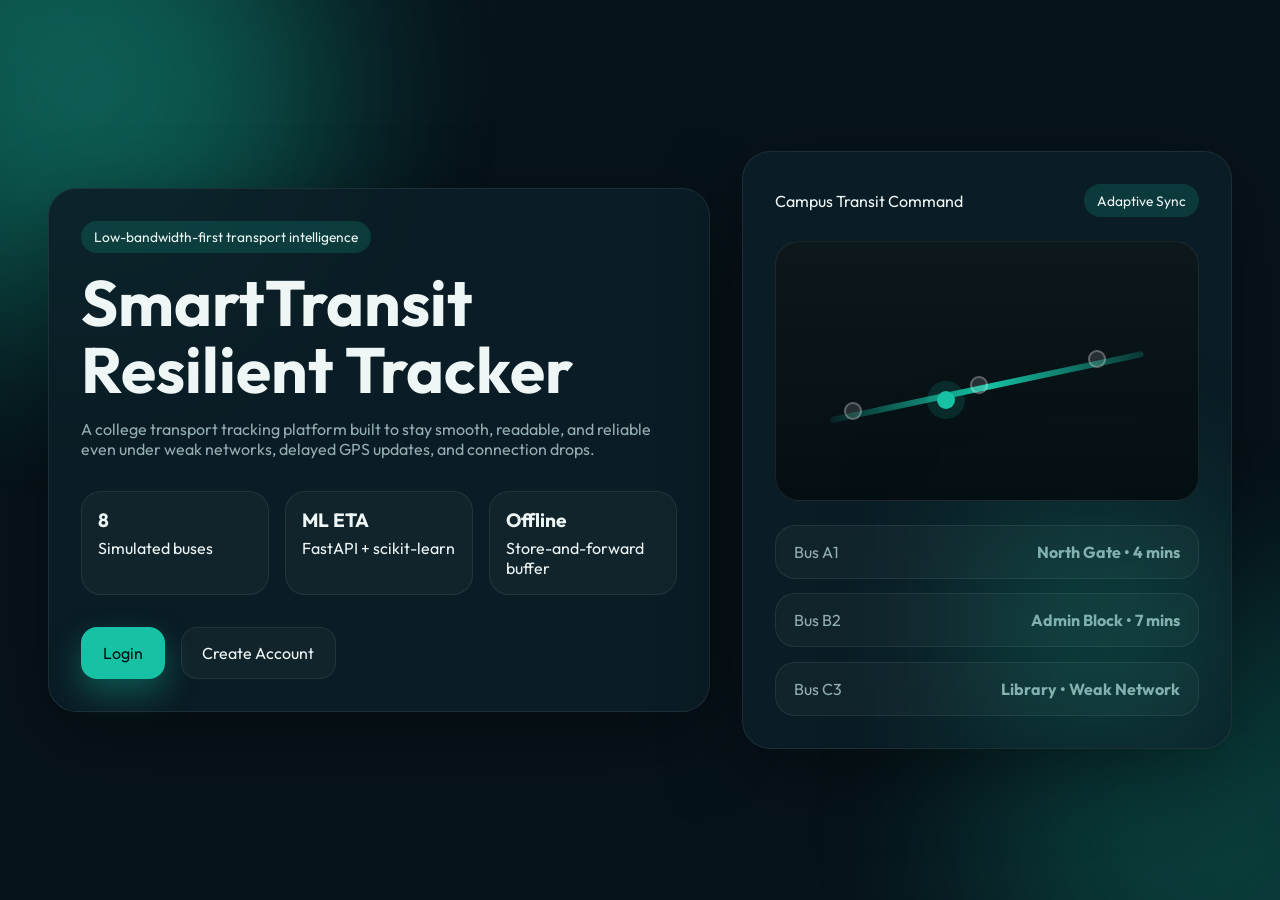
<file: index.html>
<!DOCTYPE html>
<html lang="en">
<head>
  <meta charset="UTF-8">
  <meta name="viewport" content="width=device-width, initial-scale=1.0">
  <title>SmartTransit Resilient Tracker</title>
  <link rel="preconnect" href="https://fonts.googleapis.com">
  <link rel="preconnect" href="https://fonts.gstatic.com" crossorigin>
  <link href="https://fonts.googleapis.com/css2?family=Outfit:wght@300;400;500;600;700&display=swap" rel="stylesheet">
  <link rel="stylesheet" href="style.css">
</head>
<body class="auth-shell">
  <div class="ambient ambient-left"></div>
  <div class="ambient ambient-right"></div>

  <main class="landing-shell">
    <section class="hero-card">
      <div class="badge">Low-bandwidth-first transport intelligence</div>
      <h1>SmartTransit Resilient Tracker</h1>
      <p>
        A college transport tracking platform built to stay smooth, readable, and reliable even under
        weak networks, delayed GPS updates, and connection drops.
      </p>

      <div class="hero-stats">
        <article>
          <strong>8</strong>
          <span>Simulated buses</span>
        </article>
        <article>
          <strong>ML ETA</strong>
          <span>FastAPI + scikit-learn</span>
        </article>
        <article>
          <strong>Offline</strong>
          <span>Store-and-forward buffer</span>
        </article>
      </div>

      <div class="hero-actions">
        <a class="button button-primary" href="login.html">Login</a>
        <a class="button button-ghost" href="signup.html">Create Account</a>
      </div>
    </section>

    <section class="preview-card">
      <div class="preview-glow"></div>
      <div class="preview-top">
        <span>Campus Transit Command</span>
        <span class="signal-pill">Adaptive Sync</span>
      </div>
      <div class="mini-map">
        <div class="route-line"></div>
        <div class="route-stop stop-1"></div>
        <div class="route-stop stop-2"></div>
        <div class="route-stop stop-3"></div>
        <div class="bus-dot"></div>
      </div>
      <div class="preview-list">
        <div class="preview-item">
          <span>Bus A1</span>
          <strong>North Gate • 4 mins</strong>
        </div>
        <div class="preview-item">
          <span>Bus B2</span>
          <strong>Admin Block • 7 mins</strong>
        </div>
        <div class="preview-item">
          <span>Bus C3</span>
          <strong>Library • Weak Network</strong>
        </div>
      </div>
    </section>
  </main>

  <script src="app.js"></script>
</body>
</html>
</file>
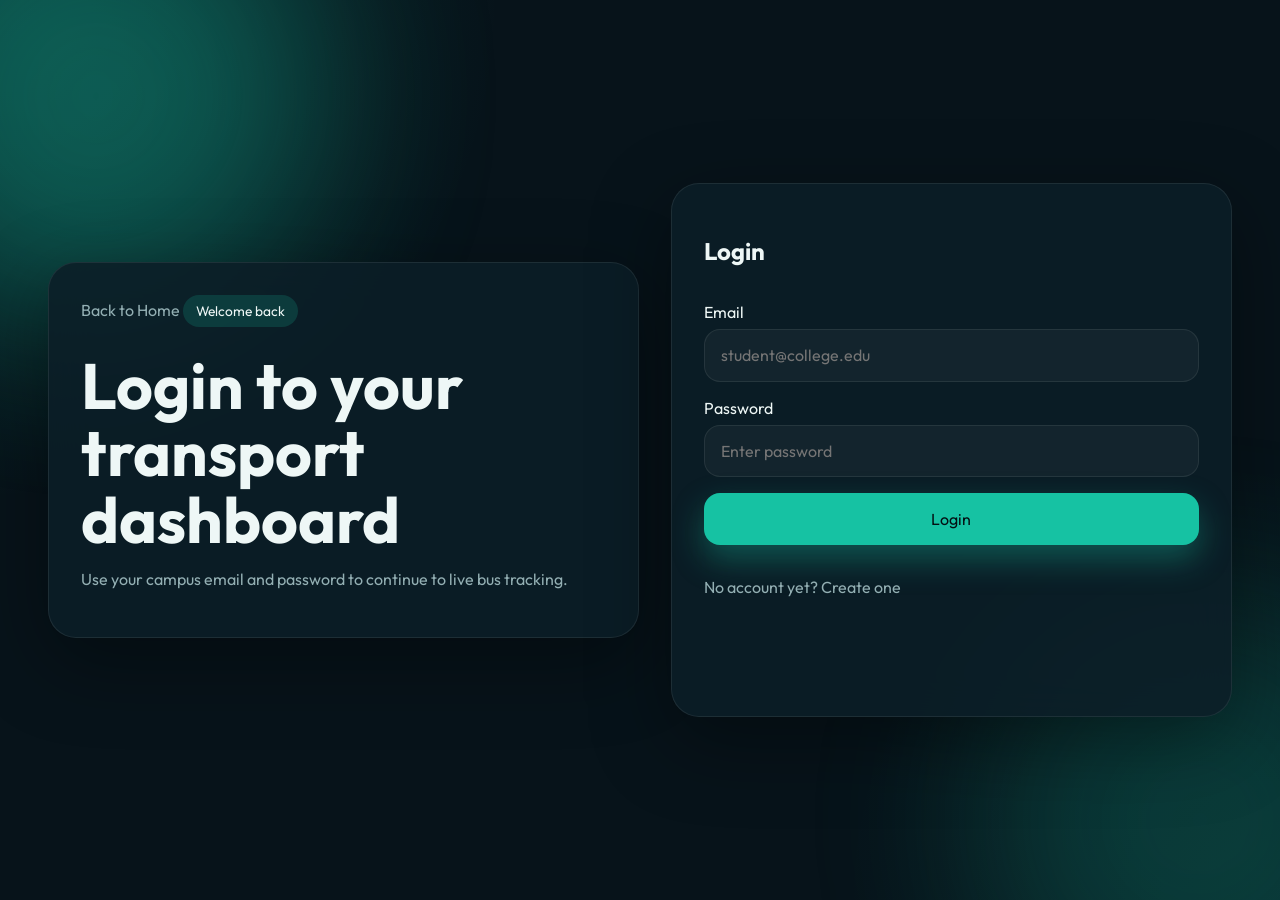
<file: dashboard.html>
<!DOCTYPE html>
<html lang="en">
<head>
  <meta charset="UTF-8">
  <meta name="viewport" content="width=device-width, initial-scale=1.0">
  <title>Dashboard | SmartTransit</title>
  <link rel="preconnect" href="https://fonts.googleapis.com">
  <link rel="preconnect" href="https://fonts.gstatic.com" crossorigin>
  <link href="https://fonts.googleapis.com/css2?family=Outfit:wght@300;400;500;600;700&display=swap" rel="stylesheet">
  <link rel="stylesheet" href="style.css">
</head>
<body class="app-shell">
  <aside class="sidebar">
    <div>
      <div class="brand-mark">ST</div>
      <h1>SmartTransit</h1>
      <p>Resilient Tracker</p>
    </div>
    <nav class="sidebar-nav">
      <a class="active" href="dashboard.html">Dashboard</a>
      <a href="map.html">Live Map</a>
      <a href="login.html" id="logoutButton">Logout</a>
    </nav>
  </aside>

  <main class="content-shell">
    <header class="topbar">
      <div>
        <p class="eyebrow">College Transport Control</p>
        <h2>Bus Operations Dashboard</h2>
      </div>
      <div class="status-row">
        <span id="networkBadge" class="network-badge">Checking network</span>
        <span id="syncBadge" class="sync-badge">Syncing</span>
      </div>
    </header>

    <section class="search-strip">
      <input id="busSearch" type="search" placeholder="Search buses, stops, routes">
      <div class="search-note">Tap a bus card to open animated live tracking.</div>
    </section>

    <section class="dashboard-grid" id="busGrid"></section>
  </main>

  <script src="app.js"></script>
</body>
</html>
</file>
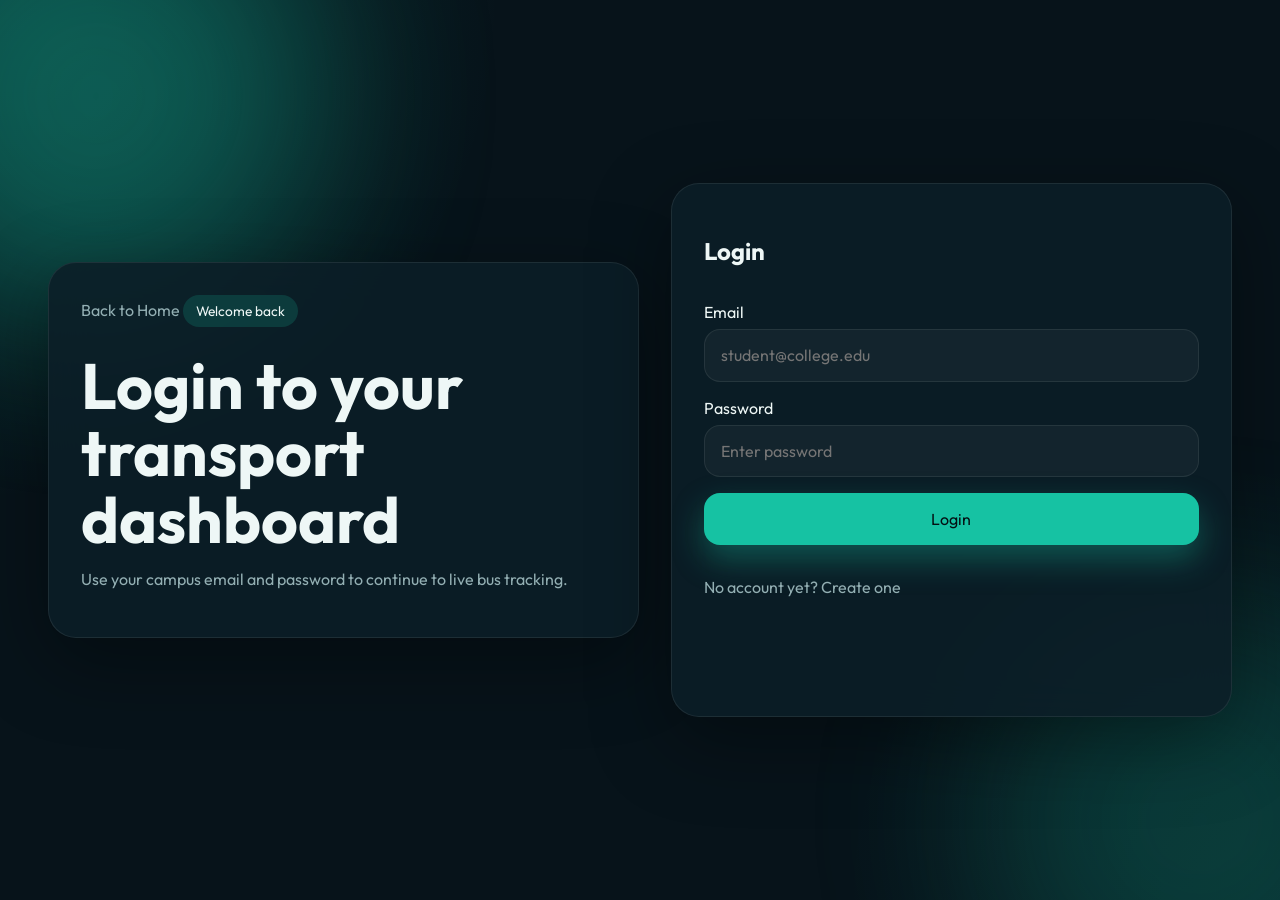
<file: login.html>
<!DOCTYPE html>
<html lang="en">
<head>
  <meta charset="UTF-8">
  <meta name="viewport" content="width=device-width, initial-scale=1.0">
  <title>Login | SmartTransit</title>
  <link rel="preconnect" href="https://fonts.googleapis.com">
  <link rel="preconnect" href="https://fonts.gstatic.com" crossorigin>
  <link href="https://fonts.googleapis.com/css2?family=Outfit:wght@300;400;500;600;700&display=swap" rel="stylesheet">
  <link rel="stylesheet" href="style.css">
</head>
<body class="auth-shell">
  <div class="ambient ambient-left"></div>
  <div class="ambient ambient-right"></div>

  <main class="auth-layout">
    <section class="auth-panel">
      <a class="back-link" href="index.html">Back to Home</a>
      <div class="badge">Welcome back</div>
      <h1>Login to your transport dashboard</h1>
      <p>Use your campus email and password to continue to live bus tracking.</p>
    </section>

    <section class="form-card">
      <form id="loginForm" class="form-stack">
        <h2>Login</h2>
        <label>
          <span>Email</span>
          <input type="email" name="email" placeholder="student@college.edu" required>
        </label>
        <label>
          <span>Password</span>
          <input type="password" name="password" placeholder="Enter password" required>
        </label>
        <button class="button button-primary" type="submit">Login</button>
        <p class="form-hint">No account yet? <a href="signup.html">Create one</a></p>
        <p id="loginMessage" class="form-message"></p>
      </form>
    </section>
  </main>

  <script src="app.js"></script>
</body>
</html>
</file>
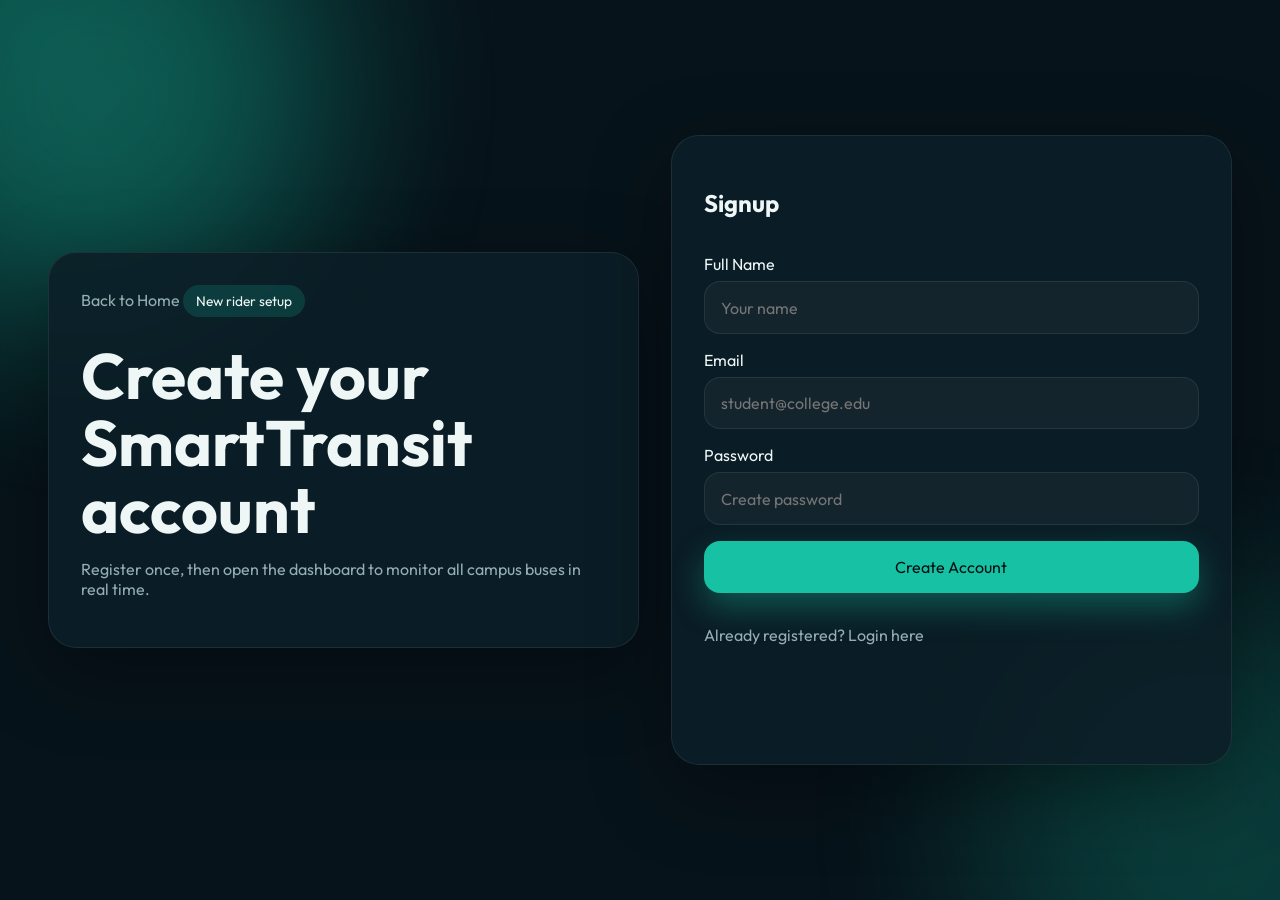
<file: signup.html>
<!DOCTYPE html>
<html lang="en">
<head>
  <meta charset="UTF-8">
  <meta name="viewport" content="width=device-width, initial-scale=1.0">
  <title>Signup | SmartTransit</title>
  <link rel="preconnect" href="https://fonts.googleapis.com">
  <link rel="preconnect" href="https://fonts.gstatic.com" crossorigin>
  <link href="https://fonts.googleapis.com/css2?family=Outfit:wght@300;400;500;600;700&display=swap" rel="stylesheet">
  <link rel="stylesheet" href="style.css">
</head>
<body class="auth-shell">
  <div class="ambient ambient-left"></div>
  <div class="ambient ambient-right"></div>

  <main class="auth-layout">
    <section class="auth-panel">
      <a class="back-link" href="index.html">Back to Home</a>
      <div class="badge">New rider setup</div>
      <h1>Create your SmartTransit account</h1>
      <p>Register once, then open the dashboard to monitor all campus buses in real time.</p>
    </section>

    <section class="form-card">
      <form id="signupForm" class="form-stack">
        <h2>Signup</h2>
        <label>
          <span>Full Name</span>
          <input type="text" name="name" placeholder="Your name" required>
        </label>
        <label>
          <span>Email</span>
          <input type="email" name="email" placeholder="student@college.edu" required>
        </label>
        <label>
          <span>Password</span>
          <input type="password" name="password" placeholder="Create password" required minlength="6">
        </label>
        <button class="button button-primary" type="submit">Create Account</button>
        <p class="form-hint">Already registered? <a href="login.html">Login here</a></p>
        <p id="signupMessage" class="form-message"></p>
      </form>
    </section>
  </main>

  <script src="app.js"></script>
</body>
</html>
</file>
<file: style.css>
:root {
  --theme: #16c2a3;
  --theme-soft: rgba(22, 194, 163, 0.18);
  --theme-strong: rgba(22, 194, 163, 0.35);
  --bg: #07131a;
  --bg-elevated: #0d1d26;
  --bg-card: rgba(12, 30, 39, 0.88);
  --text: #eef7f6;
  --muted: #93afb3;
  --border: rgba(255, 255, 255, 0.08);
  --danger: #ff7a7a;
  --warning: #ffd36a;
  --shadow: 0 24px 80px rgba(0, 0, 0, 0.38);
}

* {
  box-sizing: border-box;
}

html,
body {
  margin: 0;
  min-height: 100%;
  font-family: "Outfit", sans-serif;
  background:
    radial-gradient(circle at top left, rgba(22, 194, 163, 0.16), transparent 32%),
    radial-gradient(circle at bottom right, rgba(22, 194, 163, 0.08), transparent 28%),
    var(--bg);
  color: var(--text);
}

body {
  overflow-x: hidden;
}

a {
  color: inherit;
  text-decoration: none;
}

button,
input {
  font: inherit;
}

.ambient {
  position: fixed;
  width: 28rem;
  height: 28rem;
  border-radius: 50%;
  filter: blur(90px);
  opacity: 0.34;
  pointer-events: none;
  z-index: 0;
}

.ambient-left {
  top: -8rem;
  left: -8rem;
  background: var(--theme);
}

.ambient-right {
  right: -9rem;
  bottom: -9rem;
  background: rgba(22, 194, 163, 0.55);
}

.auth-shell,
.app-shell,
.map-shell {
  position: relative;
  z-index: 1;
}

.landing-shell,
.auth-layout {
  min-height: 100vh;
  display: grid;
  gap: 2rem;
  align-items: center;
  padding: 3rem;
}

.landing-shell {
  grid-template-columns: 1.15fr 0.85fr;
}

.auth-layout {
  grid-template-columns: 1fr 0.95fr;
}

.hero-card,
.preview-card,
.auth-panel,
.form-card,
.info-card,
.highlight-card,
.search-strip,
.topbar,
.sidebar,
.dashboard-card {
  backdrop-filter: blur(20px);
  background: var(--bg-card);
  border: 1px solid var(--border);
  box-shadow: var(--shadow);
}

.hero-card,
.preview-card,
.auth-panel,
.form-card {
  border-radius: 28px;
  padding: 2rem;
}

.badge,
.signal-pill,
.network-badge,
.sync-badge {
  display: inline-flex;
  align-items: center;
  gap: 0.5rem;
  border-radius: 999px;
  padding: 0.45rem 0.8rem;
  background: var(--theme-soft);
  color: var(--text);
  font-size: 0.86rem;
}

.hero-card h1,
.auth-panel h1 {
  margin: 1rem 0;
  font-size: clamp(2.4rem, 5vw, 4.6rem);
  line-height: 1.05;
}

.hero-card p,
.auth-panel p,
.preview-item span,
.preview-item strong,
.form-hint,
.form-message,
.search-note,
.dashboard-meta,
.info-card p {
  color: var(--muted);
}

.hero-stats {
  display: grid;
  grid-template-columns: repeat(3, 1fr);
  gap: 1rem;
  margin: 2rem 0;
}

.hero-stats article,
.preview-item,
.dashboard-meta,
.mini-chip {
  border-radius: 20px;
  border: 1px solid var(--border);
  background: rgba(255, 255, 255, 0.03);
}

.hero-stats article {
  padding: 1rem;
}

.hero-stats strong {
  display: block;
  font-size: 1.2rem;
  margin-bottom: 0.35rem;
}

.hero-actions,
.status-row,
.dashboard-actions {
  display: flex;
  gap: 1rem;
  flex-wrap: wrap;
}

.button {
  display: inline-flex;
  align-items: center;
  justify-content: center;
  border-radius: 16px;
  padding: 0.95rem 1.3rem;
  border: 1px solid transparent;
  transition: transform 180ms ease, box-shadow 180ms ease, background 180ms ease;
  cursor: pointer;
}

.button:hover {
  transform: translateY(-2px);
}

.button-primary {
  color: #041013;
  background: var(--theme);
  box-shadow: 0 14px 32px rgba(22, 194, 163, 0.35);
}

.button-ghost {
  border-color: var(--border);
  background: rgba(255, 255, 255, 0.03);
}

.preview-card {
  position: relative;
  overflow: hidden;
}

.preview-top {
  display: flex;
  justify-content: space-between;
  align-items: center;
  margin-bottom: 1.5rem;
}

.preview-glow {
  position: absolute;
  inset: auto auto 0 45%;
  width: 16rem;
  height: 16rem;
  background: rgba(22, 194, 163, 0.18);
  filter: blur(70px);
}

.mini-map {
  position: relative;
  height: 260px;
  margin-bottom: 1.5rem;
  border-radius: 24px;
  background:
    linear-gradient(180deg, rgba(255, 255, 255, 0.04), transparent),
    rgba(4, 14, 18, 0.9);
  border: 1px solid var(--border);
  overflow: hidden;
}

.route-line {
  position: absolute;
  top: 55%;
  left: 12%;
  width: 76%;
  height: 6px;
  border-radius: 999px;
  background: linear-gradient(90deg, rgba(22, 194, 163, 0.1), var(--theme), rgba(22, 194, 163, 0.2));
  transform: rotate(-12deg);
}

.route-stop,
.bus-dot {
  position: absolute;
  width: 18px;
  height: 18px;
  border-radius: 50%;
}

.route-stop {
  background: rgba(255, 255, 255, 0.12);
  border: 2px solid rgba(255, 255, 255, 0.26);
}

.stop-1 {
  top: 62%;
  left: 16%;
}

.stop-2 {
  top: 52%;
  left: 46%;
}

.stop-3 {
  top: 42%;
  left: 74%;
}

.bus-dot {
  top: 58%;
  left: 38%;
  background: var(--theme);
  box-shadow: 0 0 0 10px rgba(22, 194, 163, 0.14);
  animation: floatBus 4.2s infinite ease-in-out;
}

@keyframes floatBus {
  0%, 100% {
    transform: translate(-14px, 6px);
  }
  50% {
    transform: translate(56px, -28px);
  }
}

.preview-list {
  display: grid;
  gap: 0.9rem;
}

.preview-item {
  padding: 1rem 1.1rem;
  display: flex;
  justify-content: space-between;
  align-items: center;
}

.back-link {
  color: var(--muted);
  display: inline-block;
  margin-bottom: 1rem;
}

.form-stack {
  display: grid;
  gap: 1rem;
}

.form-stack label {
  display: grid;
  gap: 0.45rem;
}

.form-stack input {
  width: 100%;
  padding: 0.95rem 1rem;
  border-radius: 16px;
  border: 1px solid var(--border);
  background: rgba(255, 255, 255, 0.04);
  color: var(--text);
}

.form-stack input:focus,
.search-strip input:focus {
  outline: 2px solid var(--theme-strong);
  border-color: transparent;
}

.form-message {
  min-height: 1.4rem;
}

.form-message.error {
  color: var(--danger);
}

.form-message.success {
  color: var(--theme);
}

.app-shell {
  min-height: 100vh;
  display: grid;
  grid-template-columns: 280px 1fr;
}

.sidebar {
  margin: 1.5rem;
  border-radius: 28px;
  padding: 2rem 1.4rem;
  display: flex;
  flex-direction: column;
  justify-content: space-between;
}

.brand-mark {
  width: 64px;
  height: 64px;
  border-radius: 20px;
  display: grid;
  place-items: center;
  color: #051215;
  background: var(--theme);
  font-weight: 700;
  font-size: 1.3rem;
  margin-bottom: 1rem;
}

.sidebar h1,
.map-topbar h1 {
  margin: 0;
}

.sidebar p,
.eyebrow,
.info-label {
  color: var(--muted);
}

.sidebar-nav {
  display: grid;
  gap: 0.8rem;
}

.sidebar-nav a {
  padding: 0.9rem 1rem;
  border-radius: 16px;
  color: var(--muted);
}

.sidebar-nav a.active,
.sidebar-nav a:hover {
  color: var(--text);
  background: rgba(255, 255, 255, 0.05);
}

.content-shell {
  padding: 1.5rem 1.5rem 1.5rem 0;
}

.topbar,
.search-strip {
  border-radius: 24px;
  padding: 1.4rem 1.5rem;
  margin-bottom: 1rem;
}

.topbar {
  display: flex;
  justify-content: space-between;
  align-items: center;
}

.search-strip {
  display: flex;
  gap: 1rem;
  align-items: center;
  flex-wrap: wrap;
}

.search-strip input {
  flex: 1;
  min-width: 250px;
  padding: 1rem 1.1rem;
  border-radius: 18px;
  border: 1px solid var(--border);
  background: rgba(255, 255, 255, 0.04);
  color: var(--text);
}

.dashboard-grid {
  display: grid;
  grid-template-columns: repeat(auto-fit, minmax(240px, 1fr));
  gap: 1rem;
}

.dashboard-card {
  border-radius: 24px;
  padding: 1.3rem;
  display: grid;
  gap: 1rem;
  transition: transform 180ms ease, border-color 180ms ease;
}

.dashboard-card:hover {
  transform: translateY(-3px);
  border-color: rgba(22, 194, 163, 0.24);
}

.dashboard-card h3 {
  margin: 0;
}

.dashboard-meta {
  padding: 0.85rem 1rem;
  display: grid;
  gap: 0.35rem;
}

.mini-chip {
  display: inline-flex;
  width: fit-content;
  padding: 0.45rem 0.75rem;
}

.network-badge.weak {
  background: rgba(255, 211, 106, 0.18);
  color: var(--warning);
}

.network-badge.offline {
  background: rgba(255, 122, 122, 0.16);
  color: var(--danger);
}

.sync-badge {
  background: rgba(255, 255, 255, 0.05);
}

.map-shell {
  min-height: 100vh;
  padding: 1.25rem;
}

.map-topbar {
  display: flex;
  justify-content: space-between;
  align-items: center;
  border-radius: 24px;
  padding: 1rem 1.25rem;
  margin-bottom: 1rem;
  background: var(--bg-card);
  border: 1px solid var(--border);
  box-shadow: var(--shadow);
}

.map-layout {
  display: grid;
  grid-template-columns: 1.4fr 0.6fr;
  gap: 1rem;
  min-height: calc(100vh - 120px);
}

.map-panel,
.info-panel {
  min-height: 0;
}

#map {
  width: 100%;
  height: 100%;
  min-height: 70vh;
  border-radius: 28px;
  overflow: hidden;
  border: 1px solid var(--border);
  box-shadow: var(--shadow);
}

.info-panel {
  display: grid;
  gap: 1rem;
}

.info-card {
  border-radius: 24px;
  padding: 1.25rem;
}

.highlight-card {
  background: linear-gradient(180deg, rgba(22, 194, 163, 0.2), rgba(12, 30, 39, 0.9));
}

.info-card h2,
.info-card strong {
  display: block;
  margin: 0.4rem 0 0;
}

.leaflet-control-zoom a,
.leaflet-popup-content-wrapper,
.leaflet-popup-tip {
  background: #0f222a;
  color: var(--text);
}

.leaflet-tile-pane {
  filter: saturate(0.7) hue-rotate(165deg) brightness(0.8) contrast(1.1);
}

@media (max-width: 1040px) {
  .landing-shell,
  .auth-layout,
  .map-layout,
  .app-shell {
    grid-template-columns: 1fr;
  }

  .content-shell {
    padding: 0 1.25rem 1.25rem;
  }

  .sidebar {
    margin-bottom: 1rem;
  }
}

@media (max-width: 720px) {
  .landing-shell,
  .auth-layout,
  .map-shell {
    padding: 1.1rem;
  }

  .hero-stats {
    grid-template-columns: 1fr;
  }

  .topbar,
  .map-topbar {
    align-items: flex-start;
    flex-direction: column;
    gap: 1rem;
  }
}
</file>
